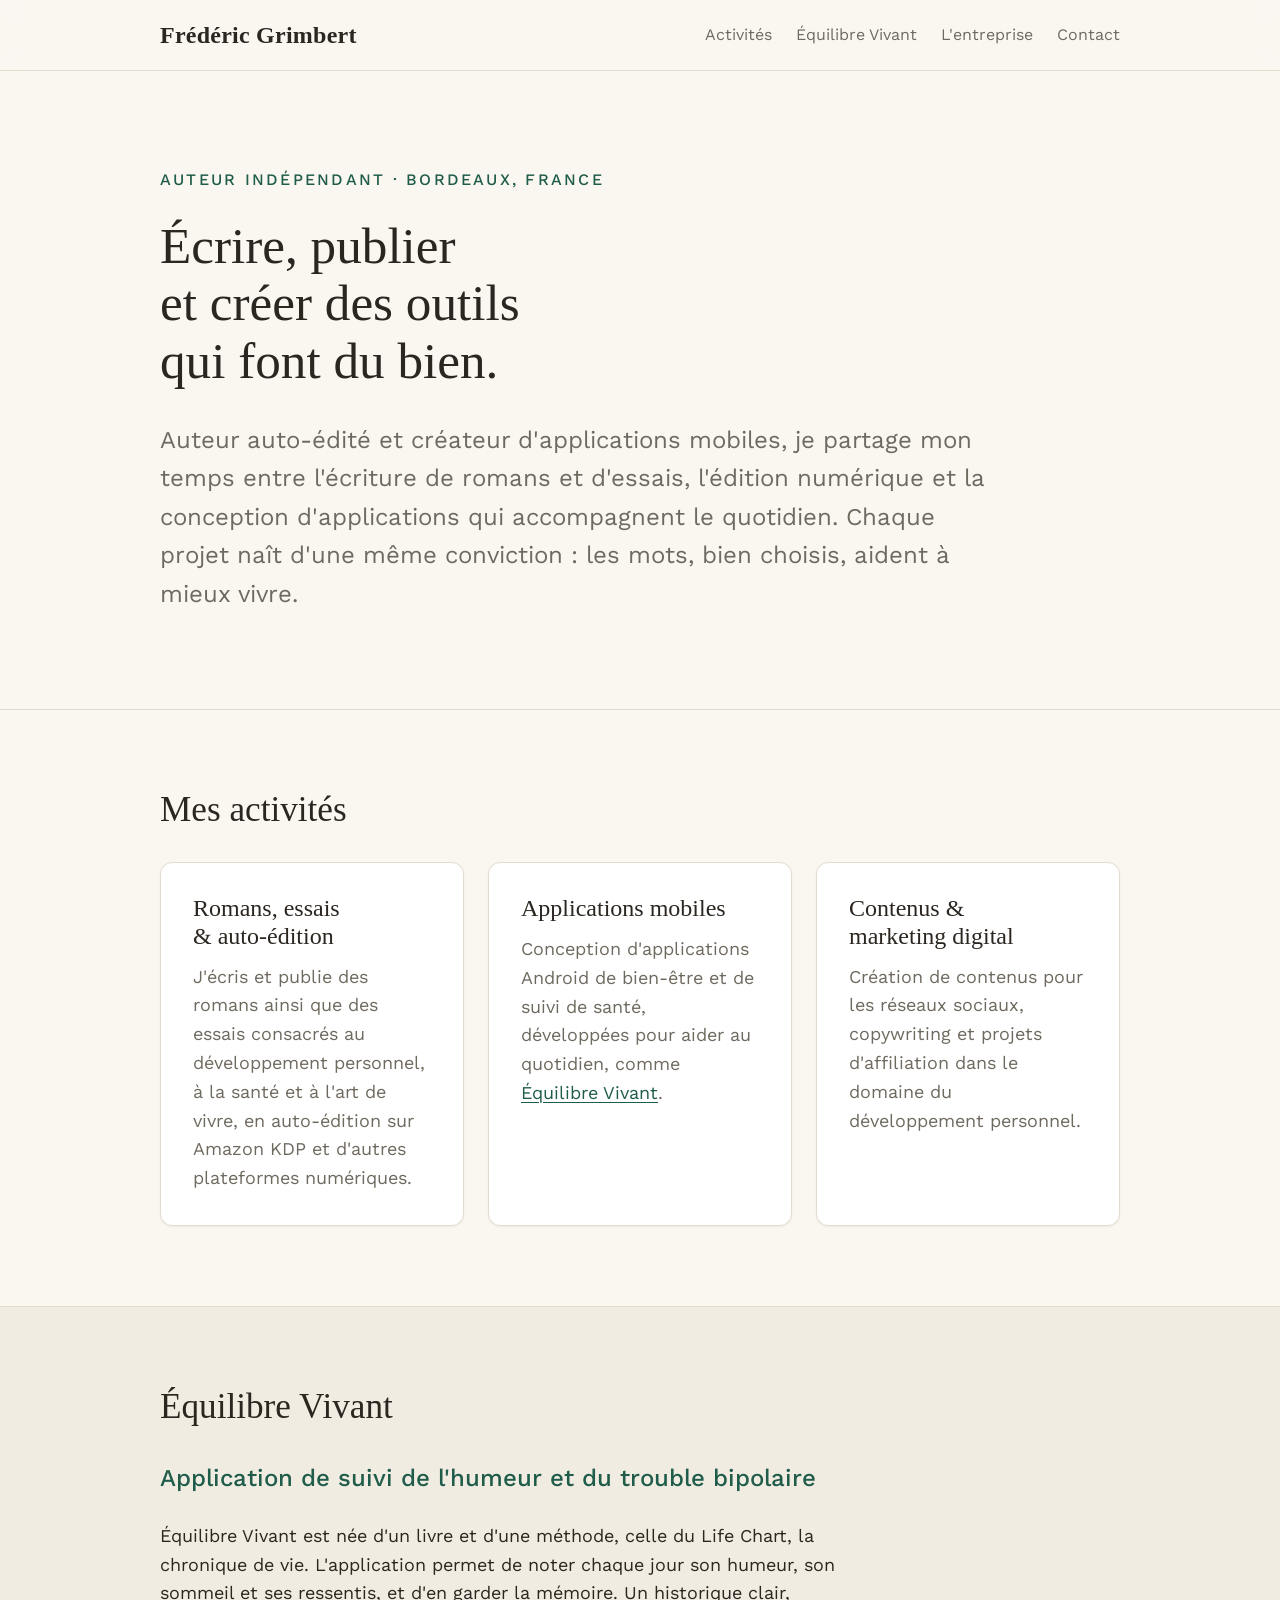
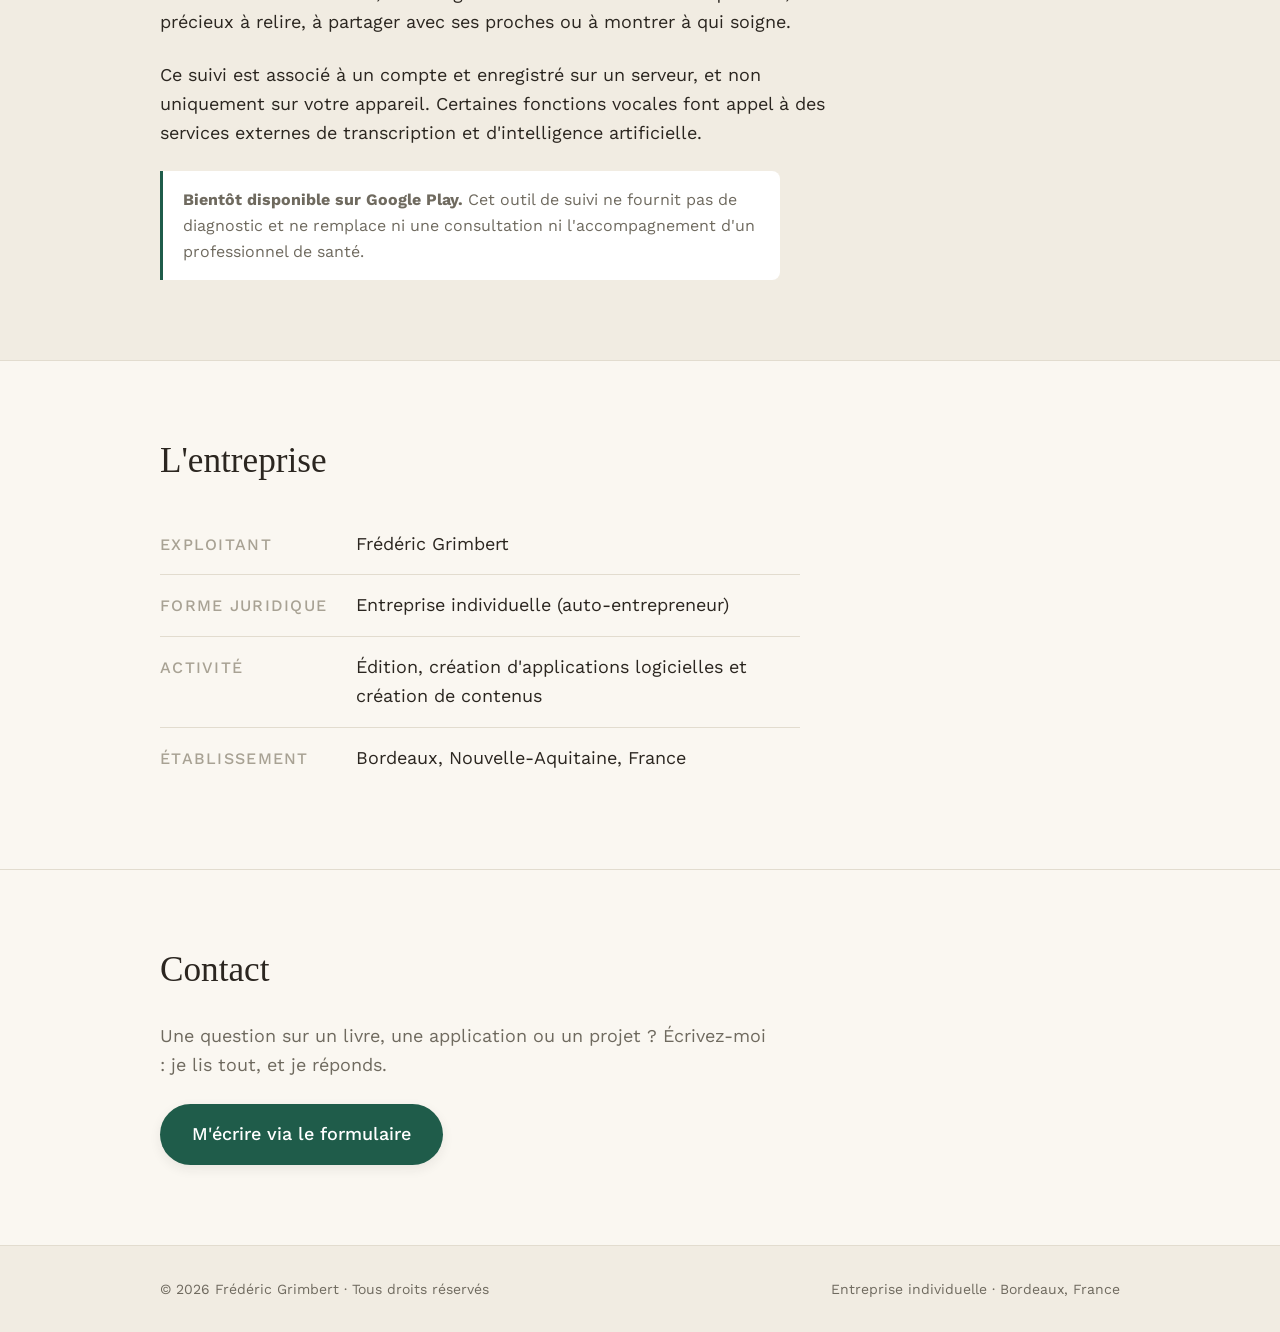
<file: index.html>
<!DOCTYPE html>
<html lang="fr">
<head>
  <meta charset="UTF-8" />
  <meta name="viewport" content="width=device-width, initial-scale=1.0" />
  <title>Frédéric Grimbert · Auteur indépendant et créateur d'applications</title>
  <meta name="description" content="Page officielle de Frédéric Grimbert, auteur indépendant et créateur d'applications mobiles. Romans, essais, auto-édition et applications de bien-être, dont Équilibre Vivant." />
  <meta property="og:title" content="Frédéric Grimbert · Auteur indépendant et créateur d'applications" />
  <meta property="og:description" content="Romans, essais, auto-édition et applications de bien-être, dont Équilibre Vivant, bientôt sur Google Play." />
  <meta property="og:type" content="website" />
  <link rel="icon" href="favicon.svg" type="image/svg+xml" />
  <link rel="preconnect" href="https://api.fontshare.com" />
  <link rel="preconnect" href="https://fonts.googleapis.com" />
  <link rel="preconnect" href="https://fonts.gstatic.com" crossorigin />
  <link href="https://api.fontshare.com/v2/css?f[]=zodiak@400,500,700&display=swap" rel="stylesheet" />
  <link href="https://fonts.googleapis.com/css2?family=Work+Sans:wght@300..700&display=swap" rel="stylesheet" />
  <link rel="stylesheet" href="style.css" />
</head>
<body>
  <header class="header">
    <div class="container header__inner">
      <a class="header__brand" href="#accueil">Frédéric Grimbert</a>
      <nav class="header__nav" aria-label="Navigation principale">
        <a href="#activites">Activités</a>
        <a href="#equilibre-vivant">Équilibre Vivant</a>
        <a href="#entreprise">L'entreprise</a>
        <a href="#contact">Contact</a>
      </nav>
    </div>
  </header>

  <main id="accueil">
    <section class="hero">
      <div class="container">
        <p class="hero__kicker">Auteur indépendant · Bordeaux, France</p>
        <h1 class="hero__title">Écrire, publier<br />et créer des outils<br />qui font du bien.</h1>
        <p class="hero__lead">
          Auteur auto-édité et créateur d'applications mobiles, je partage mon temps entre
          l'écriture de romans et d'essais, l'édition numérique et la conception d'applications
          qui accompagnent le quotidien. Chaque projet naît d'une même conviction : les mots,
          bien choisis, aident à mieux vivre.
        </p>
      </div>
    </section>

    <section id="activites" class="section">
      <div class="container">
        <h2 class="section__title">Mes activités</h2>
        <div class="grid grid--three">
          <article class="card">
            <h3 class="card__title">Romans, essais &amp; auto-édition</h3>
            <p class="card__text">
              J'écris et publie des romans ainsi que des essais consacrés au développement
              personnel, à la santé et à l'art de vivre, en auto-édition sur Amazon KDP
              et d'autres plateformes numériques.
            </p>
          </article>
          <article class="card">
            <h3 class="card__title">Applications mobiles</h3>
            <p class="card__text">
              Conception d'applications Android de bien-être et de suivi de santé,
              développées pour aider au quotidien, comme
              <a href="#equilibre-vivant">Équilibre Vivant</a>.
            </p>
          </article>
          <article class="card">
            <h3 class="card__title">Contenus &amp; marketing digital</h3>
            <p class="card__text">
              Création de contenus pour les réseaux sociaux, copywriting et
              projets d'affiliation dans le domaine du développement personnel.
            </p>
          </article>
        </div>
      </div>
    </section>

    <section id="equilibre-vivant" class="section section--accent">
      <div class="container">
        <h2 class="section__title">Équilibre Vivant</h2>
        <p class="app__tagline">Application de suivi de l'humeur et du trouble bipolaire</p>
        <p class="app__text">
          Équilibre Vivant est née d'un livre et d'une méthode, celle du Life Chart,
          la chronique de vie. L'application permet de noter chaque jour son humeur,
          son sommeil et ses ressentis, et d'en garder la mémoire. Un historique clair,
          précieux à relire, à partager avec ses proches ou à montrer à qui soigne.
        </p>
        <p class="app__text">
          Ce suivi est associé à un compte et enregistré sur un serveur, et non
          uniquement sur votre appareil. Certaines fonctions vocales font appel
          à des services externes de transcription et d'intelligence artificielle.
        </p>
        <p class="app__note">
          <strong>Bientôt disponible sur Google Play.</strong>
          Cet outil de suivi ne fournit pas de diagnostic et ne remplace ni une
          consultation ni l'accompagnement d'un professionnel de santé.
        </p>
      </div>
    </section>

    <section id="entreprise" class="section">
      <div class="container">
        <h2 class="section__title">L'entreprise</h2>
        <div class="legal">
          <dl class="legal__list">
            <div class="legal__row">
              <dt>Exploitant</dt>
              <dd>Frédéric Grimbert</dd>
            </div>
            <div class="legal__row">
              <dt>Forme juridique</dt>
              <dd>Entreprise individuelle (auto-entrepreneur)</dd>
            </div>
            <div class="legal__row">
              <dt>Activité</dt>
              <dd>Édition, création d'applications logicielles et création de contenus</dd>
            </div>
            <div class="legal__row">
              <dt>Établissement</dt>
              <dd>Bordeaux, Nouvelle-Aquitaine, France</dd>
            </div>
          </dl>
        </div>
      </div>
    </section>

    <section id="contact" class="section section--contact">
      <div class="container">
        <h2 class="section__title">Contact</h2>
        <p class="contact__text">
          Une question sur un livre, une application ou un projet ?
          Écrivez-moi : je lis tout, et je réponds.
        </p>
        <p>
          <a class="contact__button" href="contact.html">M'écrire via le formulaire</a>
        </p>
      </div>
    </section>
  </main>

  <footer class="footer">
    <div class="container footer__inner">
      <p>© <span id="year">2026</span> Frédéric Grimbert · Tous droits réservés</p>
      <p class="footer__meta">Entreprise individuelle · Bordeaux, France</p>
    </div>
  </footer>

  <script>
    document.getElementById('year').textContent = new Date().getFullYear();
  </script>
</body>
</html>
</file>
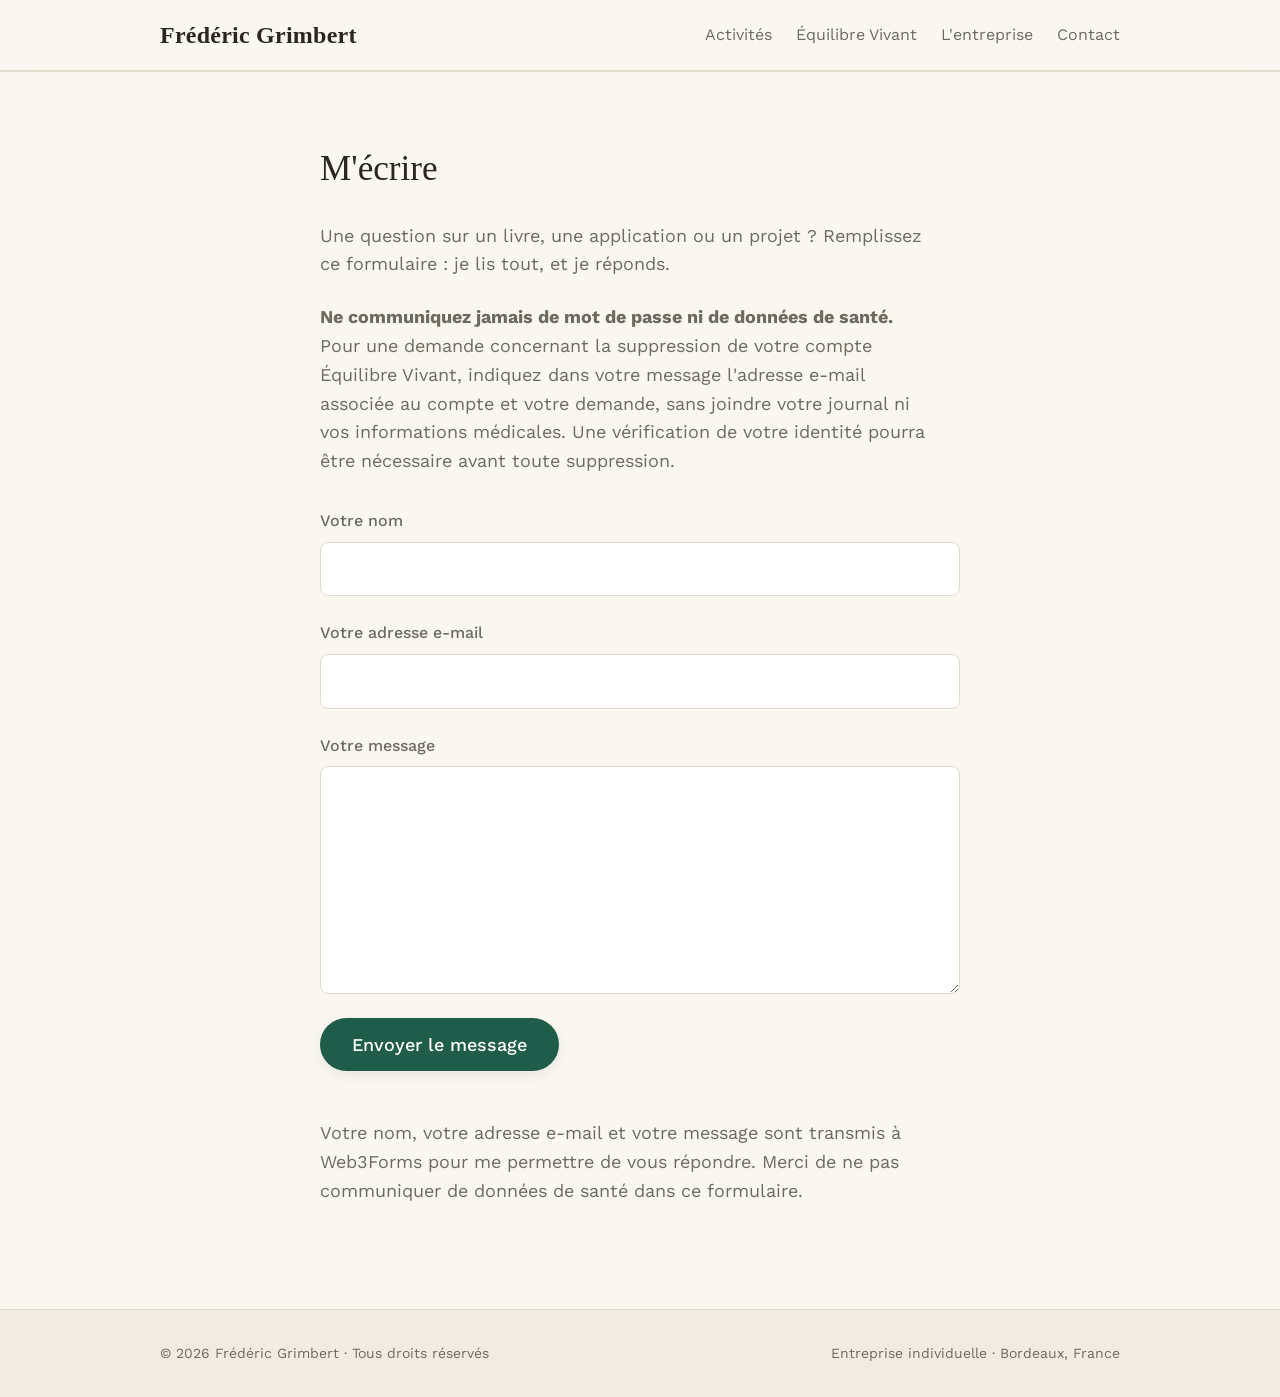
<file: contact.html>
<!DOCTYPE html>
<html lang="fr">
<head>
  <meta charset="UTF-8" />
  <meta name="viewport" content="width=device-width, initial-scale=1.0" />
  <title>Contact · Frédéric Grimbert</title>
  <meta name="description" content="Formulaire de contact pour écrire à Frédéric Grimbert, auteur indépendant et créateur d'applications." />
  <meta name="robots" content="noindex" />
  <link rel="icon" href="favicon.svg" type="image/svg+xml" />
  <link rel="preconnect" href="https://api.fontshare.com" />
  <link rel="preconnect" href="https://fonts.googleapis.com" />
  <link rel="preconnect" href="https://fonts.gstatic.com" crossorigin />
  <link href="https://api.fontshare.com/v2/css?f[]=zodiak@400,500,700&display=swap" rel="stylesheet" />
  <link href="https://fonts.googleapis.com/css2?family=Work+Sans:wght@300..700&display=swap" rel="stylesheet" />
  <link rel="stylesheet" href="style.css" />
</head>
<body>
  <header class="header">
    <div class="container header__inner">
      <a class="header__brand" href="index.html">Frédéric Grimbert</a>
      <nav class="header__nav" aria-label="Navigation principale">
        <a href="index.html#activites">Activités</a>
        <a href="index.html#equilibre-vivant">Équilibre Vivant</a>
        <a href="index.html#entreprise">L'entreprise</a>
        <a href="contact.html">Contact</a>
      </nav>
    </div>
  </header>

  <main class="contact-page">
    <section class="section contact-page__inner">
      <div class="container container--narrow">
        <h1 class="section__title">M'écrire</h1>
        <p class="contact__text">
          Une question sur un livre, une application ou un projet ?
          Remplissez ce formulaire : je lis tout, et je réponds.
        </p>
        <p class="contact__text">
          <strong>Ne communiquez jamais de mot de passe ni de données de santé.</strong>
          Pour une demande concernant la suppression de votre compte Équilibre Vivant,
          indiquez dans votre message l'adresse e-mail associée au compte et votre demande,
          sans joindre votre journal ni vos informations médicales.
          Une vérification de votre identité pourra être nécessaire avant toute suppression.
        </p>
        <form id="contact-form" class="form" action="https://api.web3forms.com/submit" method="POST">
          <input type="hidden" name="access_key" value="528f37d3-0ed5-4a9f-a43a-93bb937d8ad8" />
          <input type="hidden" name="subject" value="Nouveau message depuis apps.frogstyle.fr" />
          <input type="hidden" name="from_name" value="Site de Frédéric Grimbert" />
          <input type="hidden" name="redirect" value="https://apps.frogstyle.fr/merci.html" />
          <input type="checkbox" name="botcheck" hidden tabindex="-1" aria-hidden="true" />

          <div class="form__field">
            <label for="nom">Votre nom</label>
            <input type="text" id="nom" name="name" required autocomplete="name" />
          </div>

          <div class="form__field">
            <label for="email">Votre adresse e-mail</label>
            <input type="email" id="email" name="email" required autocomplete="email" />
          </div>

          <div class="form__field">
            <label for="message">Votre message</label>
            <textarea id="message" name="message" rows="7" required></textarea>
          </div>

          <button type="submit" class="contact__button form__submit">Envoyer le message</button>
          <p id="form-status" role="status" aria-live="polite"></p>
          <p class="contact__text">
            Votre nom, votre adresse e-mail et votre message sont transmis à Web3Forms
            pour me permettre de vous répondre. Merci de ne pas communiquer de données
            de santé dans ce formulaire.
          </p>
        </form>
      </div>
    </section>
  </main>

  <footer class="footer">
    <div class="container footer__inner">
      <p>© <span id="year">2026</span> Frédéric Grimbert · Tous droits réservés</p>
      <p class="footer__meta">Entreprise individuelle · Bordeaux, France</p>
    </div>
  </footer>

  <script>
    document.getElementById('year').textContent = new Date().getFullYear();
    const form = document.getElementById('contact-form');
    const status = document.getElementById('form-status');
    const button = form.querySelector('button[type="submit"]');

    form.addEventListener('submit', async (event) => {
      event.preventDefault();
      if (button.disabled) return;
      button.disabled = true;
      button.textContent = 'Envoi en cours…';
      status.textContent = '';
      const controller = new AbortController();
      const timeout = setTimeout(() => controller.abort(), 20000);
      try {
        const data = Object.fromEntries(new FormData(form));
        delete data.redirect;
        const response = await fetch(form.action, {
          method: 'POST',
          headers: { 'Content-Type': 'application/json', Accept: 'application/json' },
          body: JSON.stringify(data),
          signal: controller.signal
        });
        const result = await response.json();
        if (!response.ok || result.success !== true) throw new Error('Submission failed');
        window.location.assign('merci.html');
      } catch (error) {
        status.textContent = "Le message n'a pas pu être envoyé. Votre texte est conservé. Veuillez réessayer dans quelques instants.";
        button.disabled = false;
        button.textContent = 'Envoyer le message';
      } finally {
        clearTimeout(timeout);
      }
    });
  </script>
</body>
</html>
</file>
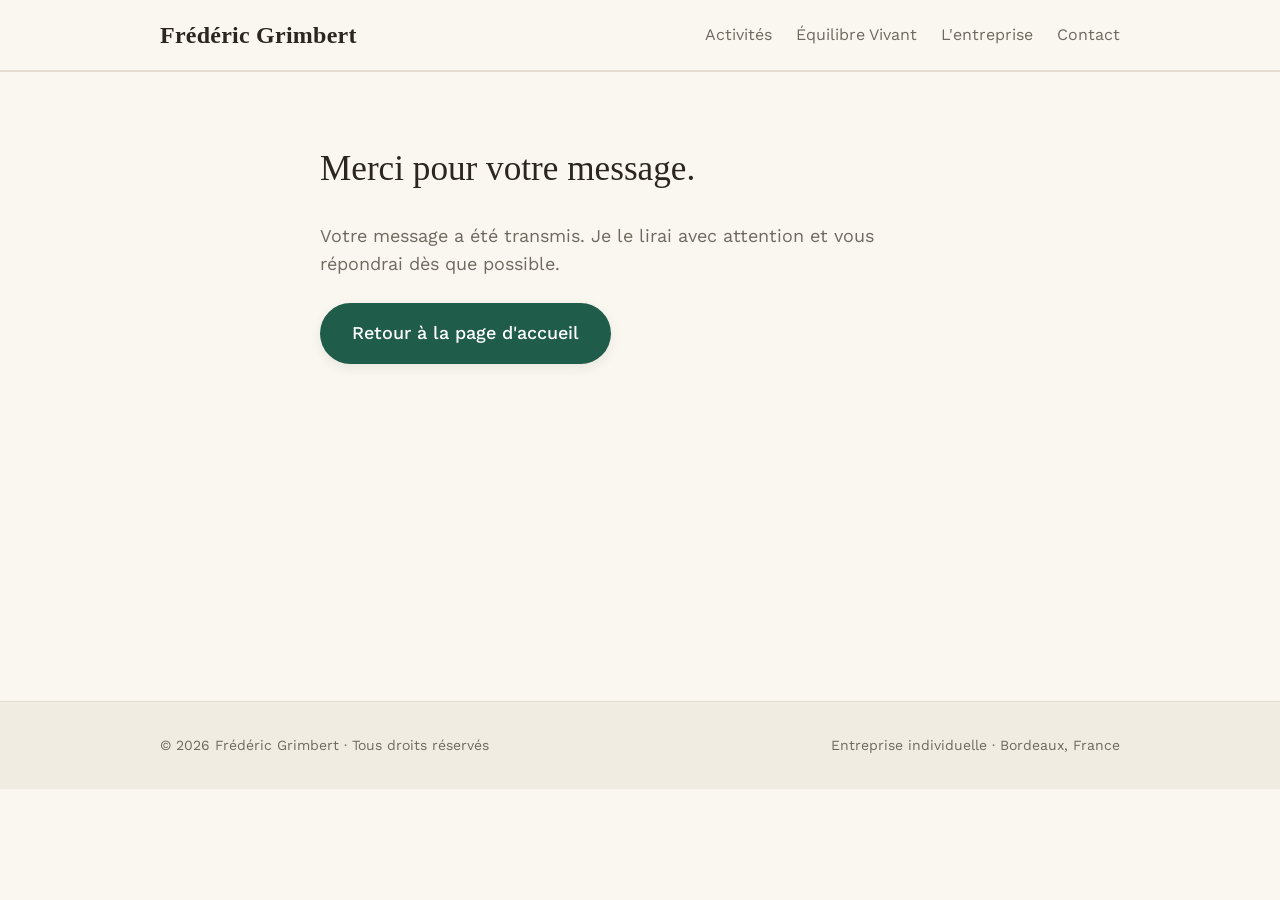
<file: merci.html>
<!DOCTYPE html>
<html lang="fr">
<head>
  <meta charset="UTF-8" />
  <meta name="viewport" content="width=device-width, initial-scale=1.0" />
  <title>Merci · Frédéric Grimbert</title>
  <meta name="robots" content="noindex" />
  <link rel="icon" href="favicon.svg" type="image/svg+xml" />
  <link rel="preconnect" href="https://api.fontshare.com" />
  <link rel="preconnect" href="https://fonts.googleapis.com" />
  <link rel="preconnect" href="https://fonts.gstatic.com" crossorigin />
  <link href="https://api.fontshare.com/v2/css?f[]=zodiak@400,500,700&display=swap" rel="stylesheet" />
  <link href="https://fonts.googleapis.com/css2?family=Work+Sans:wght@300..700&display=swap" rel="stylesheet" />
  <link rel="stylesheet" href="style.css" />
</head>
<body>
  <header class="header">
    <div class="container header__inner">
      <a class="header__brand" href="index.html">Frédéric Grimbert</a>
      <nav class="header__nav" aria-label="Navigation principale">
        <a href="index.html#activites">Activités</a>
        <a href="index.html#equilibre-vivant">Équilibre Vivant</a>
        <a href="index.html#entreprise">L'entreprise</a>
        <a href="contact.html">Contact</a>
      </nav>
    </div>
  </header>

  <main class="contact-page">
    <section class="section contact-page__inner">
      <div class="container container--narrow">
        <h1 class="section__title">Merci pour votre message.</h1>
        <p class="contact__text">
          Votre message a été transmis. Je le lirai avec attention et vous répondrai
          dès que possible.
        </p>
        <p>
          <a class="contact__button" href="index.html">Retour à la page d'accueil</a>
        </p>
      </div>
    </section>
  </main>

  <footer class="footer">
    <div class="container footer__inner">
      <p>© <span id="year">2026</span> Frédéric Grimbert · Tous droits réservés</p>
      <p class="footer__meta">Entreprise individuelle · Bordeaux, France</p>
    </div>
  </footer>

  <script>
    document.getElementById('year').textContent = new Date().getFullYear();
  </script>
</body>
</html>
</file>
<file: style.css>
/* ============================================================
   Frédéric Grimbert — page officielle
   Direction artistique : éditorial chaleureux, serif Zodiak,
   tons crème et vert profond. Sobre et professionnel.
   ============================================================ */

:root,
[data-theme='light'] {
  /* Surfaces — crème chaud */
  --color-bg: #faf7f1;
  --color-surface: #ffffff;
  --color-surface-offset: #f1ece2;
  --color-border: #e2dccf;

  /* Texte */
  --color-text: #2b2620;
  --color-text-muted: #6f6a5f;
  --color-text-faint: #a8a294;

  /* Accent — vert profond */
  --color-primary: #1f5c4a;
  --color-primary-hover: #164437;
  --color-primary-highlight: #dde8e1;

  /* Typo */
  --font-display: 'Zodiak', Georgia, serif;
  --font-body: 'Work Sans', 'Helvetica Neue', sans-serif;

  /* Échelle de texte */
  --text-xs: clamp(0.75rem, 0.7rem + 0.25vw, 0.875rem);
  --text-sm: clamp(0.875rem, 0.8rem + 0.35vw, 1rem);
  --text-base: clamp(1rem, 0.95rem + 0.25vw, 1.125rem);
  --text-lg: clamp(1.125rem, 1rem + 0.75vw, 1.5rem);
  --text-xl: clamp(1.5rem, 1.2rem + 1.25vw, 2.25rem);
  --text-2xl: clamp(2rem, 1.2rem + 2.5vw, 3.5rem);

  /* Espacement (base 4px) */
  --space-1: 0.25rem; --space-2: 0.5rem; --space-3: 0.75rem;
  --space-4: 1rem; --space-5: 1.25rem; --space-6: 1.5rem;
  --space-8: 2rem; --space-10: 2.5rem; --space-12: 3rem;
  --space-16: 4rem; --space-20: 5rem; --space-24: 6rem;

  --radius-sm: 0.375rem;
  --radius-md: 0.5rem;
  --radius-lg: 0.75rem;

  --transition-interactive: 180ms cubic-bezier(0.16, 1, 0.3, 1);

  --shadow-sm: 0 1px 2px rgba(43, 38, 32, 0.06);
  --shadow-md: 0 4px 12px rgba(43, 38, 32, 0.08);
  --shadow-lg: 0 12px 32px rgba(43, 38, 32, 0.12);

  --content-narrow: 640px;
  --content-default: 960px;
}

/* ---------- Base ---------- */
*,
*::before,
*::after { box-sizing: border-box; margin: 0; padding: 0; }

html {
  -webkit-text-size-adjust: none;
  text-size-adjust: none;
  -webkit-font-smoothing: antialiased;
  -moz-osx-font-smoothing: grayscale;
  text-rendering: optimizeLegibility;
  scroll-behavior: smooth;
  scroll-padding-top: var(--space-16);
}

body {
  min-height: 100dvh;
  line-height: 1.6;
  font-family: var(--font-body);
  font-size: var(--text-base);
  color: var(--color-text);
  background-color: var(--color-bg);
}

img, svg { display: block; max-width: 100%; height: auto; }

h1, h2, h3 { text-wrap: balance; line-height: 1.15; }
p, li { text-wrap: pretty; max-width: 72ch; }

a {
  color: var(--color-primary);
  text-decoration-thickness: 1px;
  text-underline-offset: 3px;
}
a:hover { color: var(--color-primary-hover); }

:focus-visible {
  outline: 2px solid var(--color-primary);
  outline-offset: 3px;
  border-radius: var(--radius-sm);
}

.sr-only {
  position: absolute;
  width: 1px;
  height: 1px;
  padding: 0;
  margin: -1px;
  overflow: hidden;
  clip: rect(0, 0, 0, 0);
  white-space: nowrap;
  border-width: 0;
}

@media (prefers-reduced-motion: reduce) {
  *, *::before, *::after {
    animation-duration: 0.01ms !important;
    transition-duration: 0.01ms !important;
    scroll-behavior: auto !important;
  }
}

a, button {
  transition: color var(--transition-interactive),
              background var(--transition-interactive),
              border-color var(--transition-interactive),
              box-shadow var(--transition-interactive);
}

.container {
  width: min(var(--content-default), 100% - var(--space-8));
  margin-inline: auto;
}

.container--narrow {
  width: min(var(--content-narrow), 100% - var(--space-8));
}

/* ---------- En-tête ---------- */
.header {
  position: sticky;
  top: 0;
  z-index: 50;
  background: rgba(250, 247, 241, 0.9);
  backdrop-filter: blur(12px);
  border-bottom: 1px solid var(--color-border);
}

.header__inner {
  display: flex;
  align-items: center;
  justify-content: space-between;
  gap: var(--space-4);
  padding-block: var(--space-4);
}

.header__brand {
  font-family: var(--font-display);
  font-weight: 700;
  font-size: var(--text-lg);
  color: var(--color-text);
  text-decoration: none;
  letter-spacing: 0.01em;
}
.header__brand:hover { color: var(--color-primary); }

.header__nav {
  display: flex;
  gap: var(--space-6);
  font-size: var(--text-sm);
}
.header__nav a { color: var(--color-text-muted); text-decoration: none; }
.header__nav a:hover { color: var(--color-primary); }

@media (max-width: 600px) {
  .header__inner {
    flex-wrap: wrap;
    row-gap: var(--space-2);
    padding-block: var(--space-3);
  }
  .header__brand { font-size: var(--text-base); }
  .header__nav {
    width: 100%;
    gap: var(--space-3);
    font-size: var(--text-sm);
  }
  .header__nav a { white-space: nowrap; }
}

/* ---------- Hero ---------- */
.hero {
  padding-block: clamp(var(--space-16), 10vw, var(--space-24));
}

.hero__kicker {
  font-size: var(--text-sm);
  text-transform: uppercase;
  letter-spacing: 0.14em;
  color: var(--color-primary);
  font-weight: 500;
  margin-bottom: var(--space-6);
}

.hero__title {
  font-family: var(--font-display);
  font-weight: 500;
  font-size: var(--text-2xl);
  line-height: 1.12;
  margin-bottom: var(--space-8);
}

.hero__lead {
  font-size: var(--text-lg);
  color: var(--color-text-muted);
  max-width: 56ch;
}

/* ---------- Sections ---------- */
.section {
  padding-block: clamp(var(--space-12), 8vw, var(--space-20));
  border-top: 1px solid var(--color-border);
}

.section__title {
  font-family: var(--font-display);
  font-weight: 500;
  font-size: var(--text-xl);
  margin-bottom: var(--space-8);
}

/* ---------- Grille d'activités ---------- */
.grid--three {
  display: grid;
  grid-template-columns: repeat(3, 1fr);
  gap: var(--space-6);
}

@media (max-width: 760px) {
  .grid--three { grid-template-columns: 1fr; }
}

.card {
  background: var(--color-surface);
  border: 1px solid var(--color-border);
  border-radius: var(--radius-lg);
  padding: var(--space-8);
  box-shadow: var(--shadow-sm);
}

.card__title {
  font-family: var(--font-display);
  font-weight: 500;
  font-size: var(--text-lg);
  margin-bottom: var(--space-3);
}

.card__text { color: var(--color-text-muted); }

/* ---------- Section app ---------- */
.section--accent {
  background: var(--color-surface-offset);
}

.app__tagline {
  font-size: var(--text-lg);
  color: var(--color-primary);
  font-weight: 500;
  margin-bottom: var(--space-6);
}

.app__text {
  max-width: 62ch;
  margin-bottom: var(--space-6);
}

.app__note {
  font-size: var(--text-sm);
  color: var(--color-text-muted);
  background: var(--color-surface);
  border-left: 3px solid var(--color-primary);
  padding: var(--space-4) var(--space-5);
  border-radius: 0 var(--radius-md) var(--radius-md) 0;
  max-width: 62ch;
}

/* ---------- Section entreprise ---------- */
.legal__list { max-width: 640px; }

.legal__row {
  display: grid;
  grid-template-columns: 180px 1fr;
  gap: var(--space-4);
  padding-block: var(--space-4);
  border-bottom: 1px solid var(--color-border);
}
.legal__row:last-child { border-bottom: none; }

.legal__row dt {
  font-size: var(--text-sm);
  text-transform: uppercase;
  letter-spacing: 0.08em;
  color: var(--color-text-faint);
  font-weight: 500;
  padding-top: 2px;
}

.legal__row dd { font-weight: 400; }

@media (max-width: 560px) {
  .legal__row { grid-template-columns: 1fr; gap: var(--space-1); }
}

/* ---------- Contact ---------- */
.section--contact { text-align: left; }

.contact__text {
  color: var(--color-text-muted);
  margin-bottom: var(--space-6);
  max-width: 56ch;
}

.contact__button {
  display: inline-block;
  background: var(--color-primary);
  color: #ffffff;
  font-size: var(--text-base);
  font-weight: 500;
  text-decoration: none;
  padding: var(--space-4) var(--space-8);
  border-radius: var(--radius-full, 9999px);
  box-shadow: var(--shadow-md);
}
.contact__button:hover {
  background: var(--color-primary-hover);
  color: #ffffff;
  box-shadow: var(--shadow-lg);
}

/* ---------- Pied de page ---------- */
.footer {
  border-top: 1px solid var(--color-border);
  padding-block: var(--space-8);
  background: var(--color-surface-offset);
}

.footer__inner {
  display: flex;
  justify-content: space-between;
  gap: var(--space-4);
  flex-wrap: wrap;
  font-size: var(--text-xs);
  color: var(--color-text-muted);
}

/* ---------- Page contact ---------- */
.contact-page__inner {
  min-height: 70dvh;
  display: flex;
  align-items: flex-start;
  padding-top: clamp(var(--space-12), 6vw, var(--space-20));
}

.form {
  display: flex;
  flex-direction: column;
  gap: var(--space-6);
  margin-top: var(--space-8);
}

.form__field {
  display: flex;
  flex-direction: column;
  gap: var(--space-2);
}

.form__field label {
  font-size: var(--text-sm);
  font-weight: 500;
  color: var(--color-text-muted);
}

.form__field input,
.form__field textarea {
  font: inherit;
  color: var(--color-text);
  background: var(--color-surface);
  border: 1px solid var(--color-border);
  border-radius: var(--radius-md);
  padding: var(--space-3) var(--space-4);
}

.form__field input:focus-visible,
.form__field textarea:focus-visible {
  outline: 2px solid var(--color-primary);
  outline-offset: 1px;
  border-color: var(--color-primary);
}

.form__submit {
  align-self: flex-start;
  border: none;
  cursor: pointer;
  font-family: var(--font-body);
}
</file>
